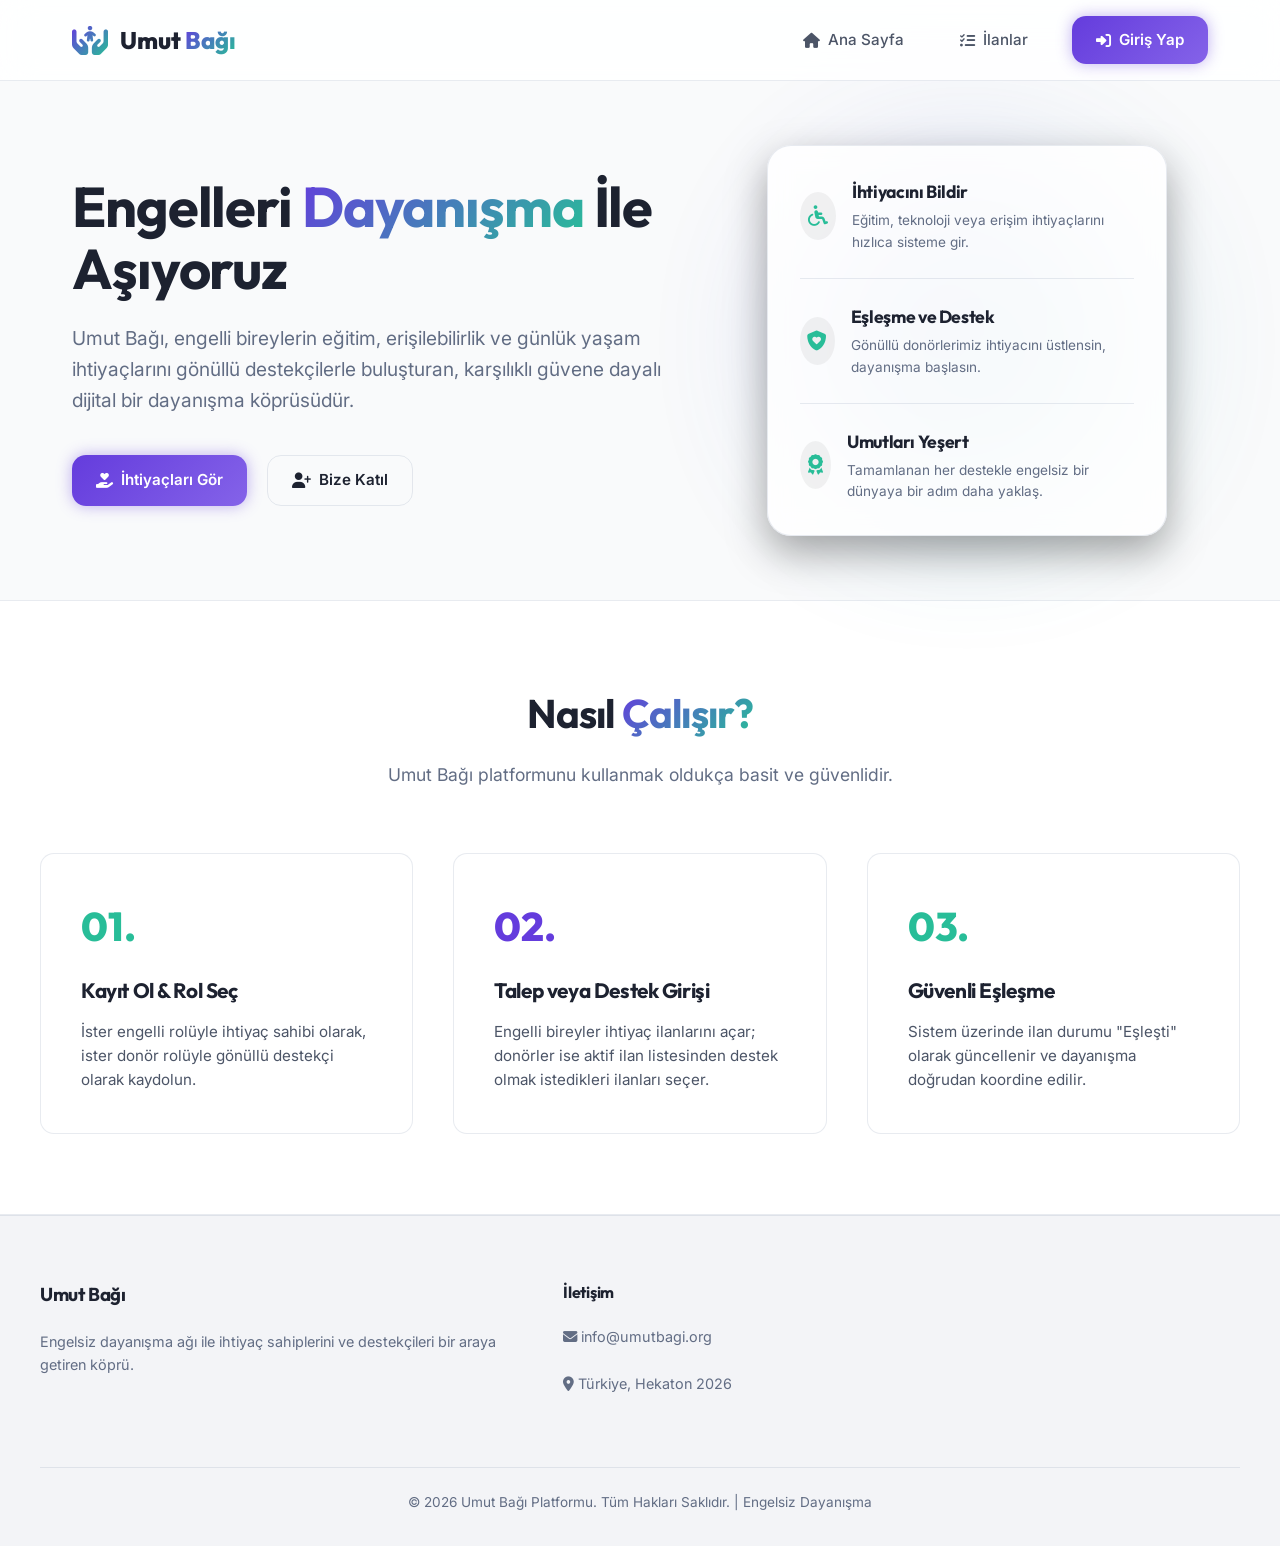
<file: preview.html>
<!DOCTYPE html>
<html lang="tr">
<head>
    <meta charset="UTF-8">
    <meta name="viewport" content="width=device-width, initial-scale=1.0">
    <title>Ana Sayfa - Umut Bağı Platformu</title>
    <!-- Google Fonts (Inter & Outfit) -->
    <link rel="preconnect" href="https://fonts.googleapis.com">
    <link rel="preconnect" href="https://fonts.gstatic.com" crossorigin>
    <link href="https://fonts.googleapis.com/css2?family=Inter:wght@300;400;500;600;700&family=Outfit:wght@400;500;600;700;800&display=swap" rel="stylesheet">
    <!-- Font Awesome Icons -->
    <link rel="stylesheet" href="https://cdnjs.cloudflare.com/ajax/libs/font-awesome/6.4.0/css/all.min.css">
    <!-- Custom Style Sheet -->
    <link rel="stylesheet" href="app/static/css/style.css">
</head>
<body>
    <!-- Premium Glassmorphic Navbar -->
    <header class="navbar-container">
        <nav class="navbar">
            <a href="#" class="logo">
                <i class="fa-solid fa-hands-holding-child brand-icon"></i>
                <span class="logo-text">Umut <span class="accent-text">Bağı</span></span>
            </a>
            
            <button class="menu-toggle" id="menu-toggle" aria-label="Menüyü Aç/Kapat">
                <i class="fa-solid fa-bars"></i>
            </button>
            
            <ul class="nav-links" id="nav-links">
                <li><a href="#" class="nav-link"><i class="fa-solid fa-house"></i> Ana Sayfa</a></li>
                <li><a href="#" class="nav-link"><i class="fa-solid fa-list-check"></i> İlanlar</a></li>
                <li id="auth-nav-item">
                    <a href="#" class="btn btn-primary nav-btn"><i class="fa-solid fa-right-to-bracket"></i> Giriş Yap</a>
                </li>
            </ul>
        </nav>
    </header>

    <!-- Main Content Area -->
    <main class="main-content">
        <div class="toast-container" id="toast-container"></div>
        
        <!-- Hero Section -->
        <section class="hero">
            <div class="hero-content">
                <h1>Engelleri <span class="accent-text">Dayanışma</span> İle Aşıyoruz</h1>
                <p>Umut Bağı, engelli bireylerin eğitim, erişilebilirlik ve günlük yaşam ihtiyaçlarını gönüllü destekçilerle buluşturan, karşılıklı güvene dayalı dijital bir dayanışma köprüsüdür.</p>
                <div class="hero-actions">
                    <a href="#" class="btn btn-primary"><i class="fa-solid fa-hand-holding-heart"></i> İhtiyaçları Gör</a>
                    <a href="#" class="btn btn-outline"><i class="fa-solid fa-user-plus"></i> Bize Katıl</a>
                </div>
            </div>
            
            <div class="hero-visual">
                <div class="hero-shape"></div>
                <div class="hero-card">
                    <div class="visual-item">
                        <div class="visual-icon"><i class="fa-solid fa-wheelchair"></i></div>
                        <div class="visual-info">
                            <h4>İhtiyacını Bildir</h4>
                            <p>Eğitim, teknoloji veya erişim ihtiyaçlarını hızlıca sisteme gir.</p>
                        </div>
                    </div>
                    <div class="visual-item">
                        <div class="visual-icon"><i class="fa-solid fa-shield-heart"></i></div>
                        <div class="visual-info">
                            <h4>Eşleşme ve Destek</h4>
                            <p>Gönüllü donörlerimiz ihtiyacını üstlensin, dayanışma başlasın.</p>
                        </div>
                    </div>
                    <div class="visual-item">
                        <div class="visual-icon"><i class="fa-solid fa-award"></i></div>
                        <div class="visual-info">
                            <h4>Umutları Yeşert</h4>
                            <p>Tamamlanan her destekle engelsiz bir dünyaya bir adım daha yaklaş.</p>
                        </div>
                    </div>
                </div>
            </div>
        </section>

        <!-- Nasıl Çalışır? Bölümü -->
        <section style="background-color: var(--bg-surface); padding: 5rem 2rem; border-top: 1px solid var(--border-glass); border-bottom: 1px solid var(--border-glass);">
            <div style="max-width: 1200px; margin: 0 auto; text-align: center;">
                <h2 style="font-size: 2.5rem; margin-bottom: 1rem;">Nasıl <span class="accent-text">Çalışır?</span></h2>
                <p style="color: var(--text-muted); max-width: 600px; margin: 0 auto 4rem auto; font-size: 1.1rem;">Umut Bağı platformunu kullanmak oldukça basit ve güvenlidir.</p>
                
                <div style="display: grid; grid-template-columns: repeat(auto-fit, minmax(280px, 1fr)); gap: 2.5rem; text-align: left;">
                    <!-- Adım 1 -->
                    <div style="background-color: var(--bg-surface); border: 1px solid var(--border-glass); padding: 2.5rem; border-radius: var(--radius-md);">
                        <span style="font-size: 2.5rem; font-weight: 800; color: var(--secondary); font-family: 'Outfit'; display: block; margin-bottom: 1rem;">01.</span>
                        <h3 style="font-size: 1.3rem; margin-bottom: 0.75rem;">Kayıt Ol & Rol Seç</h3>
                        <p style="color: var(--text-light); font-size: 0.95rem;">İster engelli rolüyle ihtiyaç sahibi olarak, ister donör rolüyle gönüllü destekçi olarak kaydolun.</p>
                    </div>
                    <!-- Adım 2 -->
                    <div style="background-color: var(--bg-surface); border: 1px solid var(--border-glass); padding: 2.5rem; border-radius: var(--radius-md);">
                        <span style="font-size: 2.5rem; font-weight: 800; color: var(--primary); font-family: 'Outfit'; display: block; margin-bottom: 1rem;">02.</span>
                        <h3 style="font-size: 1.3rem; margin-bottom: 0.75rem;">Talep veya Destek Girişi</h3>
                        <p style="color: var(--text-light); font-size: 0.95rem;">Engelli bireyler ihtiyaç ilanlarını açar; donörler ise aktif ilan listesinden destek olmak istedikleri ilanları seçer.</p>
                    </div>
                    <!-- Adım 3 -->
                    <div style="background-color: var(--bg-surface); border: 1px solid var(--border-glass); padding: 2.5rem; border-radius: var(--radius-md);">
                        <span style="font-size: 2.5rem; font-weight: 800; color: var(--secondary); font-family: 'Outfit'; display: block; margin-bottom: 1rem;">03.</span>
                        <h3 style="font-size: 1.3rem; margin-bottom: 0.75rem;">Güvenli Eşleşme</h3>
                        <p style="color: var(--text-light); font-size: 0.95rem;">Sistem üzerinde ilan durumu "Eşleşti" olarak güncellenir ve dayanışma doğrudan koordine edilir.</p>
                    </div>
                </div>
            </div>
        </section>

    </main>

    <!-- Premium Footer -->
    <footer class="footer">
        <div class="footer-content">
            <div class="footer-section brand">
                <h3>Umut Bağı</h3>
                <p>Engelsiz dayanışma ağı ile ihtiyaç sahiplerini ve destekçileri bir araya getiren köprü.</p>
            </div>
            <div class="footer-section contact">
                <h4>İletişim</h4>
                <p><i class="fa-solid fa-envelope"></i> info@umutbagi.org</p>
                <p><i class="fa-solid fa-location-dot"></i> Türkiye, Hekaton 2026</p>
            </div>
        </div>
        <div class="footer-bottom">
            <p>&copy; 2026 Umut Bağı Platformu. Tüm Hakları Saklıdır. | Engelsiz Dayanışma</p>
        </div>
    </footer>
    <script src="app/static/js/main.js"></script>
</body>
</html>
</file>
<file: app/static/css/style.css>
/* Umut Bağı CSS Tasarım Sistemi - Premium, Modern ve Erişilebilir */

:root {
    /* Renk Paleti - HSL */
    --primary-hue: 255; /* Mor tonu */
    --secondary-hue: 165; /* Yeşil/Turkuaz tonu */
    
    --primary: hsl(var(--primary-hue), 70%, 55%);
    --primary-hover: hsl(var(--primary-hue), 70%, 45%);
    --primary-light: hsl(var(--primary-hue), 70%, 95%);
    
    --secondary: hsl(var(--secondary-hue), 65%, 45%);
    --secondary-hover: hsl(var(--secondary-hue), 65%, 38%);
    --secondary-light: hsl(var(--secondary-hue), 65%, 93%);
    
    /* Light Mode Temelleri */
    --bg-dark: hsl(220, 20%, 98%);
    --bg-surface: hsl(0, 0%, 100%);
    --bg-glass: hsla(0, 0%, 100%, 0.85);
    --border-glass: hsla(220, 20%, 50%, 0.15);
    
    /* Yazı Renkleri */
    --text-white: hsl(222, 25%, 15%);
    --text-muted: hsl(220, 15%, 45%);
    --text-light: hsl(220, 15%, 35%);
    
    /* Uyarı Renkleri */
    --success: hsl(145, 65%, 42%);
    --warning: hsl(45, 85%, 50%);
    --danger: hsl(355, 75%, 55%);
    
    /* Gölgeler & Sınırlar */
    --shadow-sm: 0 2px 8px rgba(0, 0, 0, 0.15);
    --shadow-md: 0 8px 24px rgba(0, 0, 0, 0.25);
    --shadow-lg: 0 16px 40px rgba(0, 0, 0, 0.35);
    --shadow-glow: 0 0 15px hsla(var(--primary-hue), 70%, 55%, 0.4);
    
    --radius-sm: 8px;
    --radius-md: 14px;
    --radius-lg: 24px;
    --transition: all 0.3s cubic-bezier(0.4, 0, 0.2, 1);
}

/* Sıfırlamalar & Genel Ayarlar */
* {
    margin: 0;
    padding: 0;
    box-sizing: border-box;
}

body {
    font-family: 'Inter', sans-serif;
    background-color: var(--bg-dark);
    color: var(--text-white);
    line-height: 1.6;
    overflow-x: hidden;
    display: flex;
    flex-direction: column;
    min-height: 100vh;
}

h1, h2, h3, h4, h5, h6 {
    font-family: 'Outfit', sans-serif;
    font-weight: 700;
    letter-spacing: -0.02em;
}

a {
    color: inherit;
    text-decoration: none;
    transition: var(--transition);
}

/* Gömülü Scrollbar */
::-webkit-scrollbar {
    width: 8px;
}
::-webkit-scrollbar-track {
    background: var(--bg-dark);
}
::-webkit-scrollbar-thumb {
    background: var(--bg-surface);
    border-radius: var(--radius-sm);
}
::-webkit-scrollbar-thumb:hover {
    background: var(--primary);
}

/* Premium Navbar (Glassmorphism) */
.navbar-container {
    position: sticky;
    top: 0;
    z-index: 1000;
    backdrop-filter: blur(16px) saturate(180%);
    background-color: var(--bg-glass);
    border-bottom: 1px solid var(--border-glass);
    padding: 1rem 0;
}

.navbar {
    max-width: 1200px;
    margin: 0 auto;
    padding: 0 2rem;
    display: flex;
    justify-content: space-between;
    align-items: center;
}

.logo {
    display: flex;
    align-items: center;
    gap: 0.75rem;
    font-size: 1.5rem;
    font-weight: 800;
    font-family: 'Outfit', sans-serif;
    color: var(--text-white);
}

.brand-icon {
    font-size: 1.8rem;
    background: linear-gradient(135deg, var(--primary), var(--secondary));
    -webkit-background-clip: text;
    -webkit-text-fill-color: transparent;
}

.accent-text {
    background: linear-gradient(135deg, var(--primary), var(--secondary));
    -webkit-background-clip: text;
    -webkit-text-fill-color: transparent;
}

.nav-links {
    display: flex;
    list-style: none;
    align-items: center;
    gap: 2rem;
}

.nav-link {
    font-weight: 500;
    font-size: 0.95rem;
    color: var(--text-light);
    display: flex;
    align-items: center;
    gap: 0.5rem;
    padding: 0.5rem 0.75rem;
    border-radius: var(--radius-sm);
}

.nav-link:hover {
    color: var(--primary);
    background-color: rgba(0, 0, 0, 0.04);
}

.menu-toggle {
    display: none;
    background: none;
    border: none;
    color: var(--text-white);
    font-size: 1.5rem;
    cursor: pointer;
}

/* Buton Tasarımları */
.btn {
    display: inline-flex;
    align-items: center;
    justify-content: center;
    gap: 0.5rem;
    padding: 0.75rem 1.5rem;
    font-size: 0.95rem;
    font-weight: 600;
    border-radius: var(--radius-md);
    cursor: pointer;
    transition: var(--transition);
    border: none;
    outline: none;
}

.btn-primary {
    background: linear-gradient(135deg, var(--primary), hsl(var(--primary-hue), 75%, 65%));
    color: #fff;
    box-shadow: var(--shadow-glow);
}

.btn-primary:hover {
    transform: translateY(-2px);
    box-shadow: 0 0 25px hsla(var(--primary-hue), 70%, 55%, 0.6);
}

.btn-outline {
    background: transparent;
    border: 1px solid var(--border-glass);
    color: var(--text-white);
}

.btn-outline:hover {
    background-color: var(--border-glass);
    border-color: var(--text-muted);
}

.btn-secondary {
    background: linear-gradient(135deg, var(--secondary), hsl(var(--secondary-hue), 70%, 55%));
    color: white;
}

.btn-secondary:hover {
    transform: translateY(-2px);
    box-shadow: 0 0 20px hsla(var(--secondary-hue), 65%, 45%, 0.5);
}

.btn-sm {
    padding: 0.4rem 0.9rem;
    font-size: 0.85rem;
}

/* Kullanıcı Profil Menüsü */
.user-profile-menu {
    display: flex;
    align-items: center;
    gap: 1.25rem;
    background-color: rgba(0, 0, 0, 0.03);
    padding: 0.4rem 1rem;
    border-radius: var(--radius-md);
    border: 1px solid var(--border-glass);
}

.user-info {
    display: flex;
    align-items: center;
    gap: 0.6rem;
}

.profile-icon {
    font-size: 1.2rem;
    color: var(--secondary);
}

#nav-username {
    font-weight: 600;
    font-size: 0.9rem;
}

.badge {
    padding: 0.2rem 0.5rem;
    font-size: 0.75rem;
    font-weight: 700;
    border-radius: 4px;
    text-transform: uppercase;
}

.badge-disabled {
    background-color: rgba(255, 107, 107, 0.15);
    color: hsl(355, 100%, 75%);
}

.badge-donor {
    background-color: rgba(78, 205, 196, 0.15);
    color: hsl(176, 75%, 70%);
}

.badge-verified {
    background: linear-gradient(135deg, rgba(46, 204, 113, 0.18), rgba(39, 174, 96, 0.28));
    color: hsl(145, 80%, 70%);
    border: 1px solid rgba(46, 204, 113, 0.35);
    box-shadow: 0 0 10px rgba(46, 204, 113, 0.15);
    display: inline-flex;
    align-items: center;
    gap: 0.3rem;
    font-size: 0.75rem;
    padding: 0.2rem 0.6rem;
    border-radius: 6px;
    font-weight: 700;
    text-transform: uppercase;
}

/* Ana İçerik */
.main-content {
    flex: 1;
    display: flex;
    flex-direction: column;
}

/* Hero Bölümü (Ana Sayfa) */
.hero {
    display: grid;
    grid-template-columns: 1.1fr 0.9fr;
    align-items: center;
    max-width: 1200px;
    margin: 4rem auto;
    padding: 0 2rem;
    gap: 4rem;
}

.hero-content h1 {
    font-size: 3.5rem;
    line-height: 1.1;
    margin-bottom: 1.5rem;
}

.hero-content p {
    font-size: 1.2rem;
    color: var(--text-muted);
    margin-bottom: 2.5rem;
}

.hero-actions {
    display: flex;
    gap: 1.25rem;
}

/* Hero Görsel - Glassmorphic Küre/Kart Efekti */
.hero-visual {
    position: relative;
    display: flex;
    justify-content: center;
    align-items: center;
}

.hero-shape {
    width: 320px;
    height: 320px;
    background: linear-gradient(135deg, var(--primary), var(--secondary));
    border-radius: 50%;
    position: absolute;
    filter: blur(80px);
    opacity: 0.3;
    animation: pulse 8s infinite alternate;
}

.hero-card {
    background: var(--bg-glass);
    border: 1px solid var(--border-glass);
    border-radius: var(--radius-lg);
    padding: 2rem;
    backdrop-filter: blur(12px);
    box-shadow: var(--shadow-lg);
    width: 100%;
    max-width: 400px;
    z-index: 10;
}

.visual-item {
    display: flex;
    align-items: center;
    gap: 1rem;
    margin-bottom: 1.5rem;
    padding-bottom: 1.5rem;
    border-bottom: 1px solid var(--border-glass);
}

.visual-item:last-child {
    margin-bottom: 0;
    padding-bottom: 0;
    border-bottom: none;
}

.visual-icon {
    width: 48px;
    height: 48px;
    background-color: rgba(0, 0, 0, 0.05);
    border-radius: 50%;
    display: flex;
    align-items: center;
    justify-content: center;
    font-size: 1.25rem;
    color: var(--secondary);
}

.visual-info h4 {
    font-size: 1.1rem;
    margin-bottom: 0.25rem;
}

.visual-info p {
    font-size: 0.85rem;
    color: var(--text-muted);
}

/* İlan Listeleme ve Arama Sayfası */
.listings-container {
    max-width: 1200px;
    margin: 3rem auto;
    padding: 0 2rem;
    width: 100%;
}

.listings-header {
    display: flex;
    justify-content: space-between;
    align-items: center;
    margin-bottom: 3rem;
}

.listings-search-bar {
    display: flex;
    gap: 1rem;
    background-color: var(--bg-surface);
    padding: 0.5rem;
    border-radius: var(--radius-md);
    border: 1px solid var(--border-glass);
    width: 100%;
    max-width: 500px;
}

.listings-search-bar input {
    background: transparent;
    border: none;
    outline: none;
    color: var(--text-white);
    padding: 0.5rem 1rem;
    width: 100%;
    font-size: 0.95rem;
}

.listings-search-bar input::placeholder {
    color: var(--text-muted);
}

.listings-grid {
    display: grid;
    grid-template-columns: repeat(auto-fill, minmax(340px, 1fr));
    gap: 2rem;
}

/* Kart Tasarımları */
.card {
    background: var(--bg-surface);
    border: 1px solid var(--border-glass);
    border-radius: var(--radius-md);
    padding: 2rem;
    display: flex;
    flex-direction: column;
    justify-content: space-between;
    transition: var(--transition);
}

.card:hover {
    transform: translateY(-4px);
    border-color: var(--primary);
    box-shadow: var(--shadow-md);
}

.card-header {
    display: flex;
    justify-content: space-between;
    align-items: flex-start;
    margin-bottom: 1rem;
}

.card-title {
    font-size: 1.25rem;
    font-weight: 700;
}

.card-category {
    font-size: 0.75rem;
    font-weight: 600;
    text-transform: uppercase;
    letter-spacing: 0.05em;
    padding: 0.25rem 0.6rem;
    background-color: rgba(0, 0, 0, 0.05);
    border-radius: 20px;
    color: var(--text-muted);
}

.card-description {
    color: var(--text-light);
    font-size: 0.95rem;
    margin-bottom: 1.5rem;
    display: -webkit-box;
    -webkit-line-clamp: 3;
    -webkit-box-orient: vertical;
    overflow: hidden;
}

.card-footer {
    display: flex;
    justify-content: space-between;
    align-items: center;
    border-top: 1px solid var(--border-glass);
    padding-top: 1rem;
}

.card-meta {
    font-size: 0.8rem;
    color: var(--text-muted);
}

.status-badge {
    font-size: 0.75rem;
    font-weight: 700;
    padding: 0.25rem 0.5rem;
    border-radius: 4px;
    text-transform: uppercase;
}

.status-open {
    background-color: rgba(78, 205, 196, 0.15);
    color: hsl(176, 75%, 70%);
}

.status-matched {
    background-color: rgba(255, 159, 67, 0.15);
    color: hsl(35, 100%, 75%);
}

/* Modallar & Form Panelleri */
.auth-wrapper {
    display: flex;
    justify-content: center;
    align-items: center;
    flex: 1;
    padding: 3rem 1.5rem;
}

.auth-container {
    background-color: var(--bg-surface);
    border: 1px solid var(--border-glass);
    border-radius: var(--radius-lg);
    padding: 3rem;
    width: 100%;
    max-width: 480px;
    box-shadow: var(--shadow-lg);
}

.auth-tabs {
    display: flex;
    border-bottom: 1px solid var(--border-glass);
    margin-bottom: 2rem;
}

.auth-tab {
    flex: 1;
    background: none;
    border: none;
    padding: 1rem;
    color: var(--text-muted);
    font-weight: 600;
    font-size: 1.05rem;
    cursor: pointer;
    transition: var(--transition);
    text-align: center;
}

.auth-tab.active {
    color: var(--primary);
    border-bottom: 2px solid var(--primary);
}

.form-group {
    margin-bottom: 1.5rem;
}

.form-group label {
    display: block;
    font-size: 0.85rem;
    font-weight: 600;
    margin-bottom: 0.5rem;
    color: var(--text-light);
}

.form-group input, .form-group textarea, .form-group select {
    width: 100%;
    background-color: rgba(0, 0, 0, 0.02);
    border: 1px solid var(--border-glass);
    border-radius: var(--radius-md);
    padding: 0.75rem 1rem;
    color: var(--text-white);
    font-family: inherit;
    font-size: 0.95rem;
    transition: var(--transition);
    outline: none;
}

.form-group input:focus, .form-group textarea:focus, .form-group select:focus {
    border-color: var(--primary);
    box-shadow: 0 0 10px hsla(var(--primary-hue), 70%, 55%, 0.25);
}

.form-group textarea {
    height: 120px;
    resize: none;
}

/* Yeni İlan Ekleme Modal Arayüzü */
.modal-backdrop {
    position: fixed;
    top: 0;
    left: 0;
    width: 100%;
    height: 100%;
    background-color: rgba(0, 0, 0, 0.7);
    z-index: 1050;
    display: flex;
    justify-content: center;
    align-items: center;
    backdrop-filter: blur(4px);
    opacity: 0;
    visibility: hidden;
    transition: var(--transition);
}

.modal-backdrop.active {
    opacity: 1;
    visibility: visible;
}

.modal-content {
    background-color: var(--bg-surface);
    border: 1px solid var(--border-glass);
    border-radius: var(--radius-lg);
    padding: 2.5rem;
    width: 100%;
    max-width: 550px;
    box-shadow: var(--shadow-lg);
    transform: scale(0.9);
    transition: var(--transition);
}

.modal-backdrop.active .modal-content {
    transform: scale(1);
}

.modal-header {
    display: flex;
    justify-content: space-between;
    align-items: center;
    margin-bottom: 2rem;
}

.modal-close {
    background: none;
    border: none;
    color: var(--text-muted);
    font-size: 1.5rem;
    cursor: pointer;
}

.modal-close:hover {
    color: var(--danger);
}

/* Toast Bildirimleri (Toast Containers) */
.toast-container {
    position: fixed;
    top: 2rem;
    right: 2rem;
    z-index: 2000;
    display: flex;
    flex-direction: column;
    gap: 1rem;
    max-width: 380px;
    width: 100%;
}

.toast {
    background-color: var(--bg-surface);
    border: 1px solid var(--border-glass);
    border-left: 4px solid var(--primary);
    padding: 1rem 1.5rem;
    border-radius: var(--radius-sm);
    box-shadow: var(--shadow-md);
    display: flex;
    align-items: center;
    gap: 1rem;
    animation: slideIn 0.3s ease forwards;
    cursor: pointer;
}

.toast.success {
    border-left-color: var(--success);
}

.toast.danger {
    border-left-color: var(--danger);
}

.toast-message {
    font-size: 0.9rem;
    font-weight: 500;
}

/* Footer Tasarımları */
.footer {
    background-color: hsl(220, 20%, 96%);
    border-top: 1px solid var(--border-glass);
    padding: 4rem 2rem 2rem 2rem;
}

.footer-content {
    max-width: 1200px;
    margin: 0 auto;
    display: grid;
    grid-template-columns: 1.5fr 1fr 1fr;
    gap: 4rem;
}

.footer-section h3, .footer-section h4 {
    margin-bottom: 1.25rem;
}

.footer-section p {
    color: var(--text-muted);
    font-size: 0.9rem;
    margin-bottom: 1.5rem;
}

.footer-section ul {
    list-style: none;
}

.footer-section ul li {
    margin-bottom: 0.75rem;
}

.footer-section ul li a {
    color: var(--text-muted);
    font-size: 0.9rem;
}

.footer-section ul li a:hover {
    color: var(--primary);
    padding-left: 4px;
}

.social-icons {
    display: flex;
    gap: 1rem;
}

.social-icons a {
    width: 36px;
    height: 36px;
    border-radius: 50%;
    background-color: rgba(0, 0, 0, 0.04);
    border: 1px solid var(--border-glass);
    display: flex;
    align-items: center;
    justify-content: center;
}

.social-icons a:hover {
    background-color: var(--primary);
    color: white;
}

.footer-bottom {
    max-width: 1200px;
    margin: 3rem auto 0 auto;
    padding-top: 1.5rem;
    border-top: 1px solid var(--border-glass);
    text-align: center;
    color: var(--text-muted);
    font-size: 0.85rem;
}

/* Animasyon Tanımlamaları */
@keyframes pulse {
    0% { transform: scale(1); }
    100% { transform: scale(1.1); }
}

@keyframes slideIn {
    from {
        transform: translateX(120%);
        opacity: 0;
    }
    to {
        transform: translateX(0);
        opacity: 1;
    }
}

/* Responsive Tasarım */
@media (max-width: 968px) {
    .hero {
        grid-template-columns: 1fr;
        text-align: center;
        gap: 3rem;
        margin: 2rem auto;
    }
    
    .hero-actions {
        justify-content: center;
    }
    
    .hero-visual {
        order: -1;
    }
    
    .footer-content {
        grid-template-columns: 1fr 1fr;
    }
}

@media (max-width: 768px) {
    .menu-toggle {
        display: block;
    }
    
    .nav-links {
        position: fixed;
        top: 70px;
        left: -100%;
        width: 100%;
        height: calc(100vh - 70px);
        background-color: var(--bg-dark);
        flex-direction: column;
        padding: 3rem 2rem;
        transition: var(--transition);
        z-index: 999;
        border-top: 1px solid var(--border-glass);
    }
    
    .nav-links.active {
        left: 0;
    }
    
    .footer-content {
        grid-template-columns: 1fr;
        gap: 2rem;
    }
}

/* =========================================
   ERİŞİLEBİLİRLİK (A11Y) MODÜLÜ TASARIMLARI
   ========================================= */

/* High Contrast (Yüksek Kontrast) Modu Sınıfları */
body.high-contrast {
    --bg-dark: #000000;
    --bg-surface: #111111;
    --bg-glass: #000000;
    --text-white: #ffff00;
    --text-light: #ffffff;
    --text-muted: #cccccc;
    --primary: #ffff00;
    --secondary: #00ffff;
    --primary-hue: 60;
    --border-glass: #ffff00;
}

body.high-contrast .btn-primary {
    background: #ffff00;
    color: #000000;
    font-weight: 900;
}

body.high-contrast .navbar-container {
    background-color: #000000;
    border-bottom: 2px solid #ffff00;
}

body.high-contrast .card {
    background: #000000;
    border: 2px solid #ffff00;
}

body.high-contrast .card-description {
    color: #ffffff;
}

/* Yüzen Erişilebilirlik Menüsü */
.a11y-widget {
    position: fixed;
    bottom: 2rem;
    left: 2rem;
    z-index: 9999;
}

.a11y-toggle {
    width: 60px;
    height: 60px;
    background-color: var(--primary);
    color: white;
    border: none;
    border-radius: 50%;
    font-size: 2rem;
    cursor: pointer;
    box-shadow: 0 4px 15px rgba(0,0,0,0.3);
    display: flex;
    justify-content: center;
    align-items: center;
    transition: transform 0.3s ease;
}

.a11y-toggle:hover {
    transform: scale(1.1);
}

.a11y-menu {
    position: absolute;
    bottom: 75px;
    left: 0;
    width: 250px;
    background-color: var(--bg-surface);
    border: 1px solid var(--border-glass);
    border-radius: 12px;
    box-shadow: var(--shadow-lg);
    display: none; /* JS ile açılıp kapanacak */
    flex-direction: column;
    overflow: hidden;
}

.a11y-menu.active {
    display: flex;
    animation: slideUpA11y 0.3s ease forwards;
}

.a11y-header {
    background-color: var(--bg-dark);
    padding: 1rem;
    font-weight: 700;
    display: flex;
    justify-content: space-between;
    align-items: center;
    border-bottom: 1px solid var(--border-glass);
}

.a11y-header button {
    background: none;
    border: none;
    color: var(--text-muted);
    font-size: 1.2rem;
    cursor: pointer;
}

.a11y-body {
    padding: 1rem;
    display: flex;
    flex-direction: column;
    gap: 0.75rem;
}

.a11y-btn {
    background-color: rgba(255, 255, 255, 0.05);
    border: 1px solid var(--border-glass);
    color: var(--text-white);
    padding: 0.75rem 1rem;
    border-radius: 8px;
    cursor: pointer;
    font-weight: 600;
    font-size: 0.9rem;
    display: flex;
    align-items: center;
    gap: 0.75rem;
    transition: var(--transition);
}

.a11y-btn:hover {
    background-color: var(--primary);
    color: white;
}
    0% { transform: scale(1); }
    100% { transform: scale(1.1); }
}

@keyframes slideIn {
    from {
        transform: translateX(120%);
        opacity: 0;
    }
    to {
        transform: translateX(0);
        opacity: 1;
    }
}

/* Responsive Tasarım */
@media (max-width: 968px) {
    .hero {
        grid-template-columns: 1fr;
        text-align: center;
        gap: 3rem;
        margin: 2rem auto;
    }
    
    .hero-actions {
        justify-content: center;
    }
    
    .hero-visual {
        order: -1;
    }
    
    .footer-content {
        grid-template-columns: 1fr 1fr;
    }
}

@media (max-width: 768px) {
    .menu-toggle {
        display: block;
    }
    
    .nav-links {
        position: fixed;
        top: 70px;
        left: -100%;
        width: 100%;
        height: calc(100vh - 70px);
        background-color: var(--bg-dark);
        flex-direction: column;
        padding: 3rem 2rem;
        transition: var(--transition);
        z-index: 999;
        border-top: 1px solid var(--border-glass);
    }
    
    .nav-links.active {
        left: 0;
    }
    
    .footer-content {
        grid-template-columns: 1fr;
        gap: 2rem;
    }
}

/* =========================================
   ERİŞİLEBİLİRLİK (A11Y) MODÜLÜ TASARIMLARI
   ========================================= */

/* High Contrast (Yüksek Kontrast) Modu Sınıfları */
body.high-contrast {
    --bg-dark: #000000;
    --bg-surface: #111111;
    --bg-glass: #000000;
    --text-white: #ffff00;
    --text-light: #ffffff;
    --text-muted: #cccccc;
    --primary: #ffff00;
    --secondary: #00ffff;
    --primary-hue: 60;
    --border-glass: #ffff00;
}

body.high-contrast .btn-primary {
    background: #ffff00;
    color: #000000;
    font-weight: 900;
}

body.high-contrast .navbar-container {
    background-color: #000000;
    border-bottom: 2px solid #ffff00;
}

body.high-contrast .card {
    background: #000000;
    border: 2px solid #ffff00;
}

body.high-contrast .card-description {
    color: #ffffff;
}

/* Yüzen Erişilebilirlik Menüsü */
.a11y-widget {
    position: fixed;
    bottom: 2rem;
    left: 2rem;
    z-index: 9999;
}

.a11y-toggle {
    width: 60px;
    height: 60px;
    background-color: var(--primary);
    color: white;
    border: none;
    border-radius: 50%;
    font-size: 2rem;
    cursor: pointer;
    box-shadow: 0 4px 15px rgba(0,0,0,0.3);
    display: flex;
    justify-content: center;
    align-items: center;
    transition: transform 0.3s ease;
}

.a11y-toggle:hover {
    transform: scale(1.1);
}

.a11y-menu {
    position: absolute;
    bottom: 75px;
    left: 0;
    width: 250px;
    background-color: var(--bg-surface);
    border: 1px solid var(--border-glass);
    border-radius: 12px;
    box-shadow: var(--shadow-lg);
    display: none; /* JS ile açılıp kapanacak */
    flex-direction: column;
    overflow: hidden;
}

.a11y-menu.active {
    display: flex;
    animation: slideUpA11y 0.3s ease forwards;
}

.a11y-header {
    background-color: var(--bg-dark);
    padding: 1rem;
    font-weight: 700;
    display: flex;
    justify-content: space-between;
    align-items: center;
    border-bottom: 1px solid var(--border-glass);
}

.a11y-header button {
    background: none;
    border: none;
    color: var(--text-muted);
    font-size: 1.2rem;
    cursor: pointer;
}

.a11y-body {
    padding: 1rem;
    display: flex;
    flex-direction: column;
    gap: 0.75rem;
}

.a11y-btn {
    background-color: rgba(255, 255, 255, 0.05);
    border: 1px solid var(--border-glass);
    color: var(--text-white);
    padding: 0.75rem 1rem;
    border-radius: 8px;
    cursor: pointer;
    font-weight: 600;
    font-size: 0.9rem;
    display: flex;
    align-items: center;
    gap: 0.75rem;
    transition: var(--transition);
}

.a11y-btn:hover {
    background-color: var(--primary);
    color: white;
}

.a11y-btn i {
    font-size: 1.1rem;
}

@keyframes slideUpA11y {
    from { opacity: 0; transform: translateY(20px); }
    to { opacity: 1; transform: translateY(0); }
}

/* =========================================
   OYUNLAŞTIRMA (GAMIFICATION) TASARIMLARI
   ========================================= */
.badge-points {
    display: inline-flex;
    align-items: center;
    gap: 0.4rem;
    padding: 0.25rem 0.75rem;
    border-radius: 20px;
    font-weight: 800;
    font-size: 0.75rem;
    text-transform: uppercase;
    box-shadow: 0 4px 10px rgba(0,0,0,0.1);
    margin-left: 0.5rem;
    transition: transform 0.3s ease;
}
.badge-points:hover {
    transform: translateY(-2px);
}
.badge-start { 
    background: #f1f5f9; 
    color: #64748b; 
    border: 1px solid #e2e8f0;
}
.badge-bronze { 
    background: linear-gradient(135deg, #dfa980, #c87642); 
    color: white; 
    box-shadow: 0 4px 15px rgba(200, 118, 66, 0.4);
}
.badge-gold { 
    background: linear-gradient(135deg, #ffd700, #ff8c00); 
    color: white; 
    box-shadow: 0 4px 15px rgba(255, 140, 0, 0.5);
    animation: pulse 2s infinite alternate; 
}
</file>
